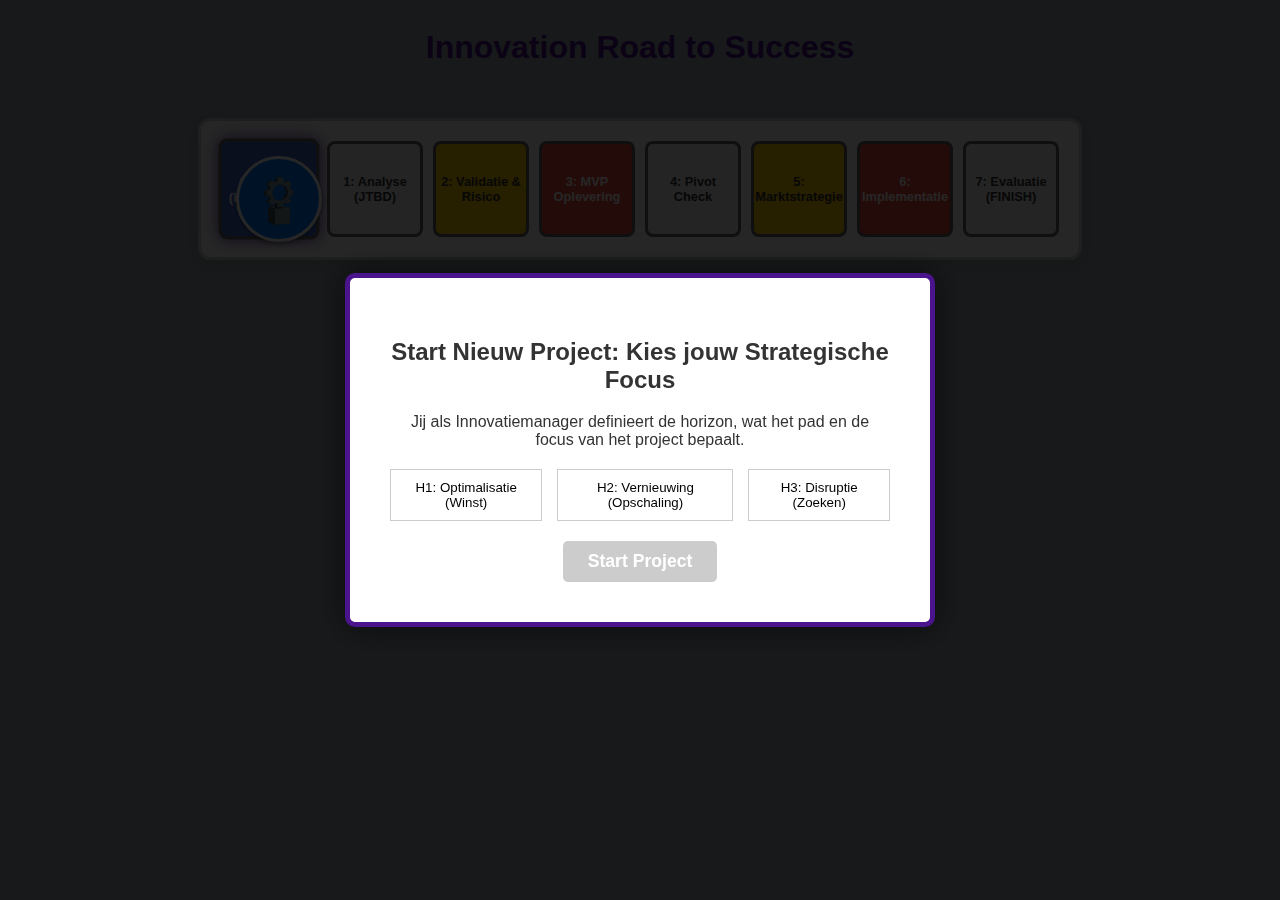
<file: index.html>
<!DOCTYPE html>
<html lang="nl">
<head>
    <meta charset="UTF-8">
    <meta name="viewport" content="width=device-width, initial-scale=1.0">
    <title>Innovation Game | Start</title>
    <link rel="stylesheet" href="style.css">
</head>
<body>

    <h1>Innovation Road to Success</h1>

    <div id="board">
        <div class="space" id="space-0">0: START (Kies Focus)</div> 
        <div class="space" id="space-1">1: Analyse (JTBD)</div>
        <div class="space action-space" id="space-2">2: Validatie & Risico</div>
        <div class="space challenge-space" id="space-3">3: MVP Oplevering</div>
        <div class="space" id="space-4">4: Pivot Check</div>
        <div class="space action-space" id="space-5">5: Marktstrategie</div>
        <div class="space challenge-space" id="space-6">6: Implementatie</div>
        <div class="space" id="space-7">7: Evaluatie (FINISH)</div>
        
      <div id="pawn-container">
            <div class="pawn" id="pawn-1">
                <img src="images/pion1.png" alt="Project Pion" class="pawn-image">
            </div>
        </div>
    </div>

    <div class="controls">
        <h2 id="current-position-display">VAK 0: START</h2>
        
        <button id="dice-btn" class="main-btn" disabled>DOBBELEN</button> 
                
        <p>Project: <span id="current-project-name">Nog niet gestart</span></p>
        <p>Horizon: <span id="current-horizon">N/A</span></p>
    </div>

    <div id="start-overlay" class="overlay active">
        <div class="popup">
            <h2>Start Nieuw Project: Kies jouw Strategische Focus</h2>
            <p>Jij als Innovatiemanager definieert de horizon, wat het pad en de focus van het project bepaalt.</p>
            
            <div id="horizon-selection">
                <button class="horizon-btn" data-horizon="H1">H1: Optimalisatie (Winst)</button>
                <button class="horizon-btn" data-horizon="H2">H2: Vernieuwing (Opschaling)</button>
                <button class="horizon-btn" data-horizon="H3">H3: Disruptie (Zoeken)</button>
            </div>
            <p id="selected-horizon-info"></p>
            <button id="start-project-btn" class="main-btn" disabled>Start Project</button>
        </div>
    </div>
    
    <!-- <div id="task-overlay" class="overlay">
        <div class="popup card-popup">
            <h2>Dwingende Opdracht</h2>
            <p id="task-content">De opdracht voor Vak X...</p>
            
            <div id="decision-options">
                </div>
        </div>
    </div> -->

    <div id="task-overlay" class="overlay">
        <div class="popup card-popup">
            <h2>Dwingende Opdracht</h2>
            <p id="task-content">De opdracht voor Vak X...</p>
            
            <div id="decision-options">
                </div>

            <button id="open-chatbot-btn" title="Vraag de AI om hulp/info">
                <span style="font-size: 1.5em;">🤖</span> Chatbot
            </button>
        </div>
    </div>
    
    <div id="chatbot-overlay" class="overlay hidden-overlay">
        <div class="chatbot-popup">
            <h3>Innovatie Assistent</h3>
            <div id="chat-messages">
                </div>
            <div id="chat-input-container">
                <input type="text" id="chat-input" placeholder="Stel je vraag (bijv. 'JTBD' of 'risico')..."/>
                <button id="chat-send-btn">Stuur</button>
            </div>
            <button id="close-chatbot-btn" class="main-btn">Sluiten</button>
        </div>
    </div>


    <script src="script.js"></script>
</body>
</html>
</file>
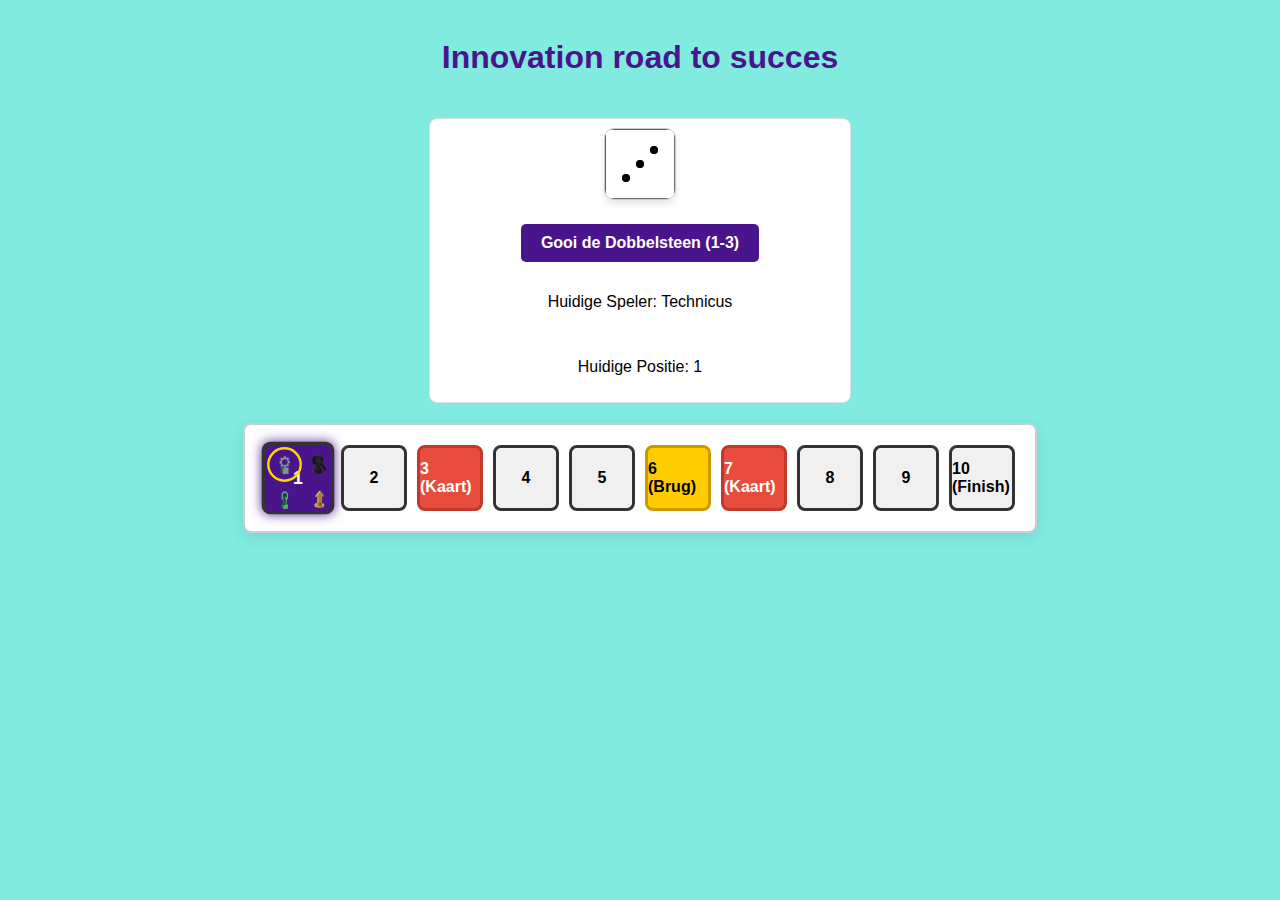
<file: ganzenbord/index.html>
<!-- <!DOCTYPE html>
<html lang="nl">
<head>
    <meta charset="UTF-8">
    <meta name="viewport" content="width=device-width, initial-scale=1.0">
    <title>Innovation Game Prototype</title>
    <link rel="stylesheet" href="style-new.css">
</head>
<body>

    <h1>Innovation road to succes</h1>
    
    <div id="board">
        <div class="vakje highlighted" id="vakje-1">1</div>
        <div class="vakje" id="vakje-2">2</div>
        <div class="vakje uitdaging-vakje" id="vakje-3">3 (Kaart)</div>
        <div class="vakje" id="vakje-4">4</div>
        <div class="vakje" id="vakje-5">5</div>
        <div class="vakje actie-vakje" id="vakje-6">6 (Brug)</div>
        <div class="vakje uitdaging-vakje" id="vakje-7">7 (Kaart)</div>
        <div class="vakje" id="vakje-8">8</div>
        <div class="vakje" id="vakje-9">9</div>
        <div class="vakje" id="vakje-10">10 (Finish)</div>
        
        <div class="pion_container" id="pion-container-1">
            <div class="pion" id="pion-1"></div>
        </div>
        <div class="pion_container" id="pion-container-2">
            <div class="pion" id="pion-2"></div>
        </div>
        <div class="pion_container" id="pion-container-3">
            <div class="pion" id="pion-3"></div>
        </div>
        <div class="pion_container" id="pion-container-4">
            <div class="pion" id="pion-4"></div>
        </div>
        
    </div>

    <div class="controls">
        <div id="dobbel-resultaat-container">
            <img id="dobbel-resultaat" src="images/dobbel-init.png" alt="Laatste worp" class="dobbel-resultaat-img">
        </div>
        
        <button id="dobbel-btn">Gooi de Dobbelsteen (1-3)</button>
        
        <p>Huidige Speler: <span id= "current-player-name">Technicus</span></p>
        <p>Huidige Positie: <span id="current-position">1</span></p>
        </div>

    <div id="card-overlay" class="overlay">
        <div class="card-popup">
            <h2>Uitdagingskaart!</h2>
            <p id="card-content">Kaartinhoud...</p>
            <button id="card-close-btn">Begrepen! Doorgaan</button>
        </div>
    </div>

    <script src="script-new.js"></script>
</body>
</html> -->

<!DOCTYPE html>
<html lang="nl">
<head>
    <meta charset="UTF-8">
    <meta name="viewport" content="width=device-width, initial-scale=1.0">
    <title>Innovation Game Prototype</title>
    <link rel="stylesheet" href="style.css">
</head> 

<body>

    <h1>Innovation road to succes</h1>
    
    <div class="controls">
        <div id="dobbel-resultaat-container">
            <img id="dobbel-resultaat" src="images/dobbel-init.png" alt="Laatste worp" class="dobbel-resultaat-img">
        </div>
        
        <button id="dobbel-btn">Gooi de Dobbelsteen (1-3)</button>
        
        <p>Huidige Speler: <span id= "current-player-name">Technicus</span></p>
        <p>Huidige Positie: <span id="current-position">1</span></p>
    </div>
    
    <div id="board">
        <div class="vakje highlighted" id="vakje-1">1</div>
        <div class="vakje" id="vakje-2">2</div>
        <div class="vakje uitdaging-vakje" id="vakje-3">3 (Kaart)</div>
        <div class="vakje" id="vakje-4">4</div>
        <div class="vakje" id="vakje-5">5</div>
        <div class="vakje actie-vakje" id="vakje-6">6 (Brug)</div>
        <div class="vakje uitdaging-vakje" id="vakje-7">7 (Kaart)</div>
        <div class="vakje" id="vakje-8">8</div>
        <div class="vakje" id="vakje-9">9</div>
        <div class="vakje" id="vakje-10">10 (Finish)</div>
        
        <div class="pion_container" id="pion-container-1">
            <div class="pion" id="pion-1"></div>
        </div>
        <div class="pion_container" id="pion-container-2">
            <div class="pion" id="pion-2"></div>
        </div>
        <div class="pion_container" id="pion-container-3">
            <div class="pion" id="pion-3"></div>
        </div>
        <div class="pion_container" id="pion-container-4">
            <div class="pion" id="pion-4"></div>
        </div>
    </div>

    <div id="card-overlay" class="overlay">
        </div>

    <script src="script.js"></script>
</body>
</file>
<file: style.css>
body {
    font-family: Arial, sans-serif;
    display: flex;
    flex-direction: column;
    align-items: center;
    gap: 30px;
    background-color: #9ea6ab; 
    color: #333;
}

h1 {
    color: #4a148c; 
}

/* ---------------- BORD & VAKJES ---------------- */

#board {
    display: flex;
    gap: 10px;
    padding: 20px;
    border: 3px solid #ccc;
    border-radius: 12px;
    background-color: white;
    position: relative; 
    box-shadow: 0 4px 10px rgba(0,0,0,0.1);
}

.space {
    width: 80px;
    height: 80px;
    display: flex;
    justify-content: center;
    align-items: center;
    text-align: center;
    font-size: 0.8em;
    padding: 5px;
    border: 3px solid #666;
    border-radius: 8px;
    background-color: #f0f0f0;
    transition: all 0.3s ease; 
    z-index: 1;
    font-weight: bold;
    cursor: default;
}

/* Speciale Vakjes */
.action-space {
    background-color: #ffcc00; 
}

.challenge-space {
    background-color: #e74c3c; 
    color: white;
}

.highlighted {
    background-color: #4369ca !important; 
    color: white !important;
    transform: scale(1.05); 
    box-shadow: 0 0 15px rgba(74, 20, 140, 0.8);
}

/* ---------------- PION ---------------- */

#pawn-container {
    width: 80px; /* Moet overeenkomen met .space breedte */
    height: 80px; /* Moet overeenkomen met .space hoogte */
    position: absolute; 
    z-index: 2; 
    /* Snelle transitie voor soepele beweging */
    transition: left 0.4s ease-in-out, top 0.4s ease-in-out; 
    display: flex; /* Zorgt dat de afbeelding netjes in het midden staat */
    justify-content: center;
    align-items: center;
}

.pawn {
    border-radius: 50%;
    position: absolute;
    /* Gecentreerd in de 80x80 pion-container */
    left: 15px; 
    top: 15px;
    background-color: #007bff; /* Blauwe pion (of gebruik image) */
    border: 3px solid white;
    box-shadow: 0 2px 5px rgba(0,0,0,0.4);
    width: 100%; /* Neemt de volledige breedte van de container */
    height: 100%; /* Neemt de volledige hoogte van de container */
    display: flex; /* Centert de afbeelding binnen deze div */
    justify-content: center;
    align-items: center;
}

/* --- De Afbeelding van de Pion --- */
.pawn-image {
    max-width: 100%; /* Zorgt ervoor dat de afbeelding binnen de .pawn div blijft */
    max-height: 100%; /* Zorgt ervoor dat de afbeelding binnen de .pawn div blijft */
    object-fit: contain; /* Zorgt dat de afbeelding schaalt zonder te vervormen */
}

/* ---------------- CONTROLS & KNOPPEN ---------------- */

.controls {
    display: flex;
    flex-direction: column;
    align-items: center;
    gap: 15px;
}

.main-btn {
    padding: 10px 25px; 
    background-color: #4a148c; 
    color: white;
    font-size: 1.1em;
    font-weight: bold;
    border: none;
    border-radius: 5px;
    cursor: pointer;
    transition: background-color 0.1s, transform 0.1s;
}

.main-btn:hover:not(:disabled) {
    background-color: #6a1b9a;
    transform: scale(1.02);
}

.main-btn:disabled {
    background-color: #ccc;
    cursor: not-allowed;
}

/* Horizon Selectie */
#horizon-selection {
    display: flex;
    gap: 15px;
    margin: 20px 0;
}

.horizon-btn {
    padding: 10px 15px;
    border: 1px solid #ccc;
    background: #fff;
    cursor: pointer;
    transition: all 0.2s;
}

.horizon-btn.selected {
    border: 3px solid #4a148c;
    background-color: #e0f7fa;
}


/* ---------------- OVERLAYS & POPUPS ---------------- */

.overlay {
    position: fixed;
    top: 0;
    left: 0;
    width: 100%;
    height: 100%;
    background: rgba(0, 0, 0, 0.85);
    display: none; 
    justify-content: center;
    align-items: center;
    z-index: 1000;
}

.overlay.active {
    display: flex;
}

.popup {
    background: white;
    padding: 40px;
    border-radius: 10px;
    box-shadow: 0 0 30px rgba(0, 0, 0, 0.6);
    width: 90%;
    max-width: 500px;
    text-align: center;
    border: 5px solid #4a148c;
}

.card-popup h2 {
    color: #e74c3c;
}

#decision-options {
    display: flex;
    flex-direction: column;
    gap: 10px;
    margin-top: 20px;
}

.decision-btn {
    padding: 12px;
    background-color: #007bff;
    color: white;
    border: none;
    border-radius: 5px;
    cursor: pointer;
    transition: background-color 0.2s;
}

.decision-btn:hover {
    background-color: #0056b3;
}

/* ---------------- CHATBOT CHAT WINDOW STIJLEN ---------------- */

.hidden-overlay {
    display: none !important;
}

#open-chatbot-btn {
    position: absolute;
    bottom: 10px;
    right: 10px;
    background: #007bff;
    color: white;
    border: none;
    padding: 8px 15px;
    border-radius: 5px;
    cursor: pointer;
    box-shadow: 0 4px 6px rgba(0,0,0,0.2);
    font-weight: bold;
    z-index: 1010;
}

.chatbot-popup {
    background: white;
    padding: 20px;
    border-radius: 10px;
    box-shadow: 0 0 30px rgba(0, 0, 0, 0.8);
    width: 350px; /* Kleinere popup voor de chat */
    height: 500px;
    display: flex;
    flex-direction: column;
    border: 5px solid #007bff;
}

#chat-messages {
    border: 1px solid #ccc;
    border-radius: 5px;
    padding: 10px;
    flex-grow: 1;
    overflow-y: auto;
    margin-bottom: 10px;
    background-color: #e9eff5;
}

.chat-message {
    padding: 5px 10px;
    border-radius: 15px;
    margin-bottom: 8px;
    max-width: 85%;
    line-height: 1.4;
}

.bot-message {
    background-color: #ffffff; /* Wit/Lichtgrijs */
    color: #333;
    align-self: flex-start;
    border: 1px solid #ddd;
}

.user-message {
    background-color: #d1e7dd; /* Lichtgroen */
    color: #1b5e20;
    align-self: flex-end;
    text-align: right;
}

#chat-input-container {
    display: flex;
    margin-top: 10px;
}

#chat-input {
    flex-grow: 1;
    padding: 8px;
    border: 1px solid #ccc;
    border-radius: 5px 0 0 5px;
    font-size: 1em;
}

#chat-send-btn {
    padding: 8px 15px;
    background-color: #4a148c;
    color: white;
    border: none;
    border-radius: 0 5px 5px 0;
    cursor: pointer;
}

#close-chatbot-btn {
    margin-top: 10px;
    background-color: #6c757d;
}
</file>
<file: ganzenbord/style.css>
/* Globale Stijlen */
body {
    font-family: Arial, sans-serif;
    display: flex;
    flex-direction: column;
    align-items: center;
    gap: 20px;
    background-color: #81ebe0; 
    padding: 10px; /* Ruimte aan de randen */
}

h1 {
    color: #4a148c; 
    text-align: center;
}

/* ---------------- BORD (Desktop Standaard: Horizontaal) ---------------- */
#board {
    display: flex;
    flex-direction: row; /* Standaard horizontaal */
    gap: 10px;
    padding: 20px;
    border: 2px solid #ccc;
    border-radius: 8px;
    background-color: white;
    position: relative; 
    box-shadow: 0 4px 15px rgba(0, 0, 0, 0.1);
}

.vakje {
    width: 60px;
    height: 60px;
    display: flex;
    justify-content: center;
    align-items: center;
    border: 3px solid #333;
    border-radius: 8px;
    background-color: #f0f0f0;
    transition: background-color 0.3s ease, transform 0.3s ease; 
    z-index: 1;
    font-weight: bold;
    flex-shrink: 0; /* Voorkom verkleining op desktop */
}

/* Highlight/Actieve Staat */
.highlighted {
    background-color: #4a148c !important; 
    color: white;
    transform: scale(1.1); 
    box-shadow: 0 0 10px rgba(74, 20, 140, 0.8);
}

/* Stijl voor Speciale Vakjes */
.actie-vakje {
    background-color: #ffcc00; 
    border-color: #cc9900;
}

.uitdaging-vakje {
    background-color: #e74c3c; 
    border-color: #c0392b;
    color: white;
}

/* ---------------- PIONNEN (MULTIPLAYER) ---------------- */

#board .pion_container {
    width: 60px; 
    height: 60px; 
    position: absolute; 
    z-index: 2; 
    transition: left 0.5s ease-out, top 0.5s ease-out;
}

.pion {
    width: 25px; 
    height: 25px;
    border-radius: 50%;
    position: absolute;
    background-size: contain;
    background-repeat: no-repeat;
    background-position: center;
    transition: transform 0.2s;
    border: 2px solid transparent; 
}

/* Pion positionering binnen het 60x60 vakje */
#pion-1 { background-image: url('images/pion1.png'); left: 0px; top: 0px; } 
#pion-2 { background-image: url('images/pion2.png'); left: 35px; top: 0px; }
#pion-3 { background-image: url('images/pion3.png'); left: 0px; top: 35px; }
#pion-4 { background-image: url('images/pion4.png'); left: 35px; top: 35px; }

.active-player-pion {
    border: 2px solid gold; 
    transform: scale(1.2);
}

/* ---------------- CONTROLS & DOBBELSTEEN ---------------- */

.controls {
    display: flex;
    flex-direction: column;
    align-items: center;
    gap: 15px;
    padding: 10px;
    border: 1px solid #ddd;
    border-radius: 8px;
    background: #fff;
    width: 90%; /* Op mobiel ook wat smaller */
    max-width: 400px;
}

#dobbel-resultaat-container {
    height: 70px; 
    display: flex;
    justify-content: center;
    align-items: center;
}

#dobbel-resultaat {
    width: 70px; 
    height: 70px;
    border-radius: 10px;
    border: 1px solid #ccc;
    box-shadow: 0 4px 6px rgba(0,0,0,0.1);
}

#dobbel-btn {
    padding: 10px 20px; 
    background-color: #4a148c; 
    color: white;
    font-size: 1em;
    font-weight: bold;
    border: none;
    border-radius: 5px;
    cursor: pointer;
    transition: background-color 0.1s, transform 0.1s;
    margin-top: 10px;
}

#dobbel-btn:hover {
    background-color: #6a1b9a;
    transform: scale(1.02);
}

/* ---------------- KAART OVERLAY ---------------- */
/* ... (Overlay stijlen blijven hetzelfde, ze zijn al responsief) ... */

.overlay {
    position: fixed;
    top: 0; left: 0; width: 100%; height: 100%;
    background: rgba(0, 0, 0, 0.8);
    display: none; 
    justify-content: center;
    align-items: center;
    z-index: 1000;
}

.card-popup {
    background: white;
    padding: 30px;
    border-radius: 10px;
    box-shadow: 0 0 20px rgba(0, 0, 0, 0.5);
    width: 90%;
    max-width: 450px;
    text-align: center;
    border: 5px solid #4a148c;
}

#card-content {
    margin: 20px 0;
    font-size: 1.1em;
}

#card-close-btn {
    margin-top: 20px;
    padding: 10px 25px;
    background-color: #4a148c;
    color: white;
    border: none;
    cursor: pointer;
    border-radius: 5px;
    font-weight: bold;
    transition: background-color 0.3s;
}

#card-close-btn:hover {
    background-color: #6a1b9a;
}

/* ========================================================== */
/* ======== MEDIA QUERY VOOR MOBIELE APPARATEN (< 600px) ======== */
/* ========================================================== */

@media (max-width: 600px) {
    
    /* Maak het bord verticaal */
    #board {
        flex-direction: column;
        gap: 5px; /* Minder ruimte tussen vakjes */
        padding: 10px;
        width: 90%; /* Vul de breedte van het scherm */
        max-width: 150px; /* Beperk de breedte voor een mooie verticale kolom */
    }

    .vakje {
        width: 100%; /* Vakjes vullen de breedte van het bord */
        height: 50px; /* Iets kortere vakjes */
        font-size: 0.9em;
    }
    
    /* De pion container moet nu zijn breedte beperken tot het vakje */
    #board .pion_container {
        width: 100%; 
        height: 50px; /* Moet nu matchen met de nieuwe vakje hoogte */
    }
    
    /* De controls komen nu onder het smallere bord te staan */
    .controls {
        order: 2; /* Zorgt dat controls onder het bord komen, al is dit hier niet strikt nodig */
    }
}
</file>
